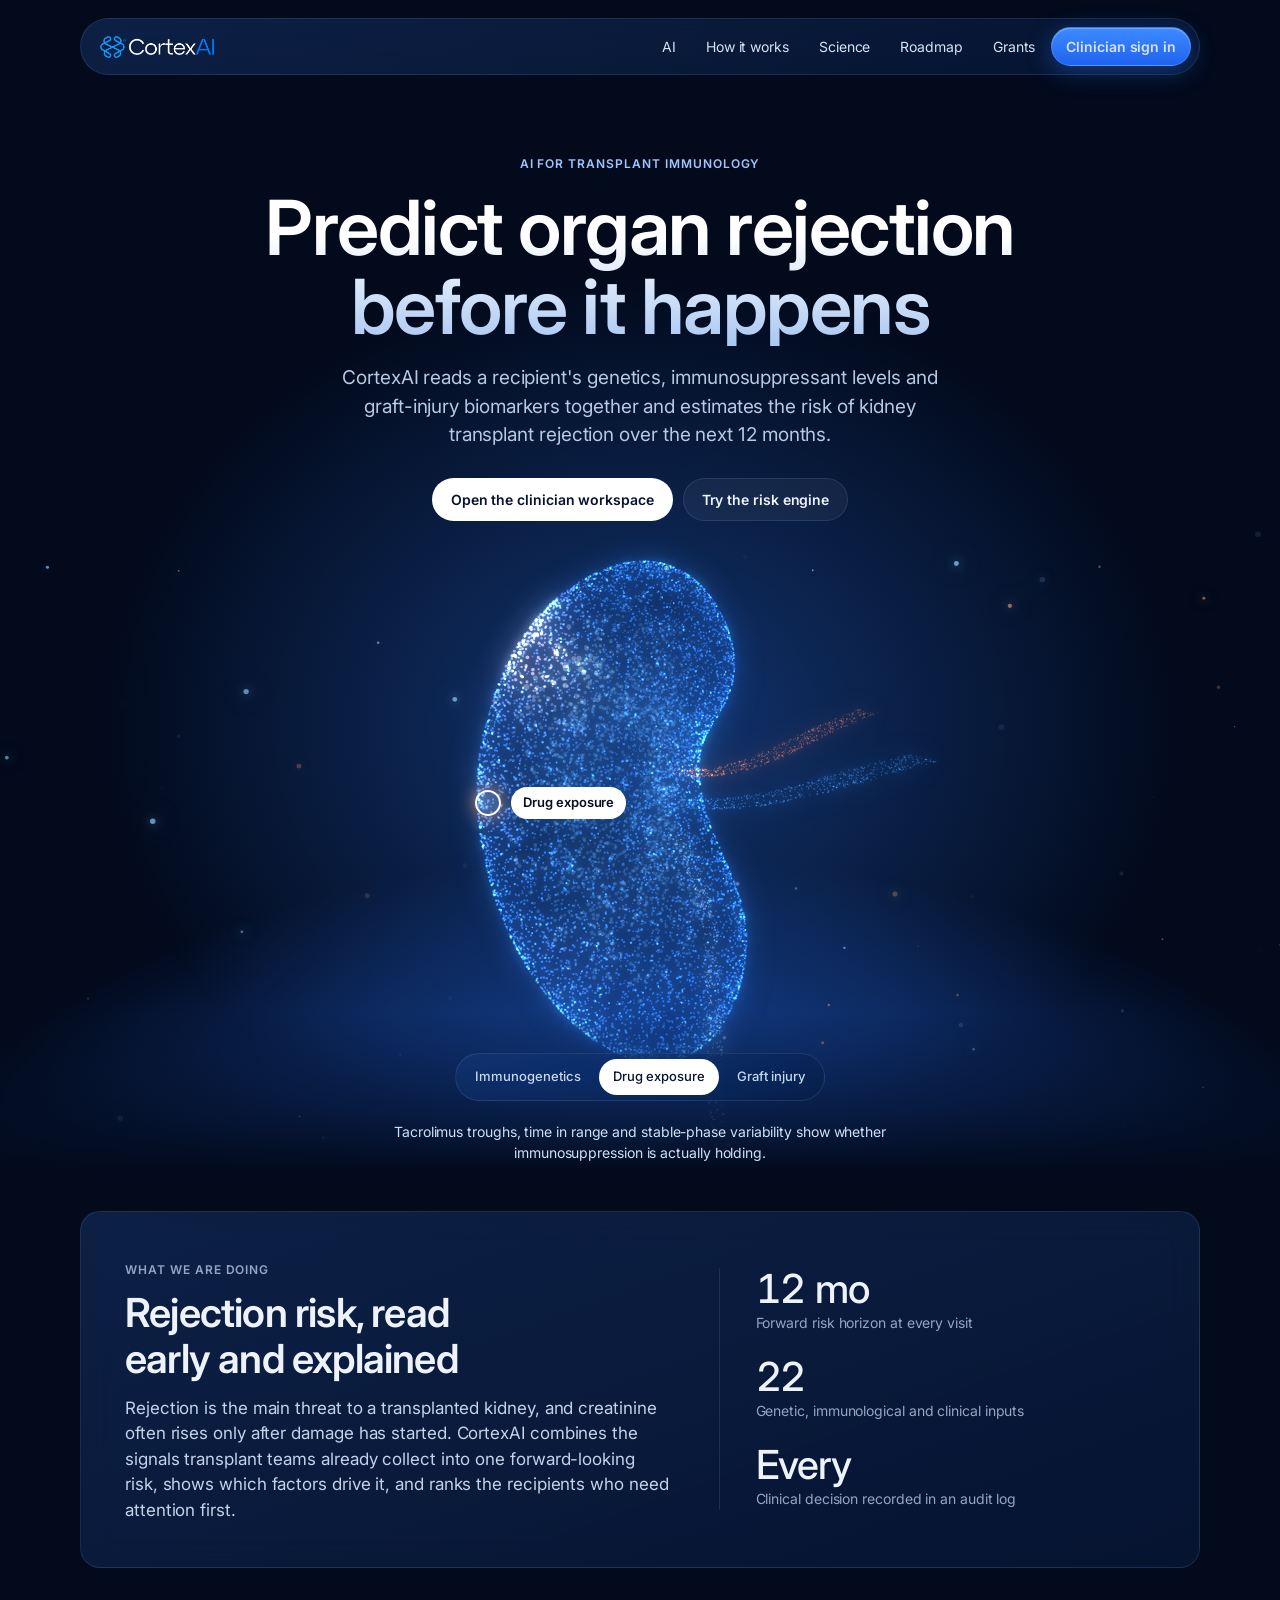
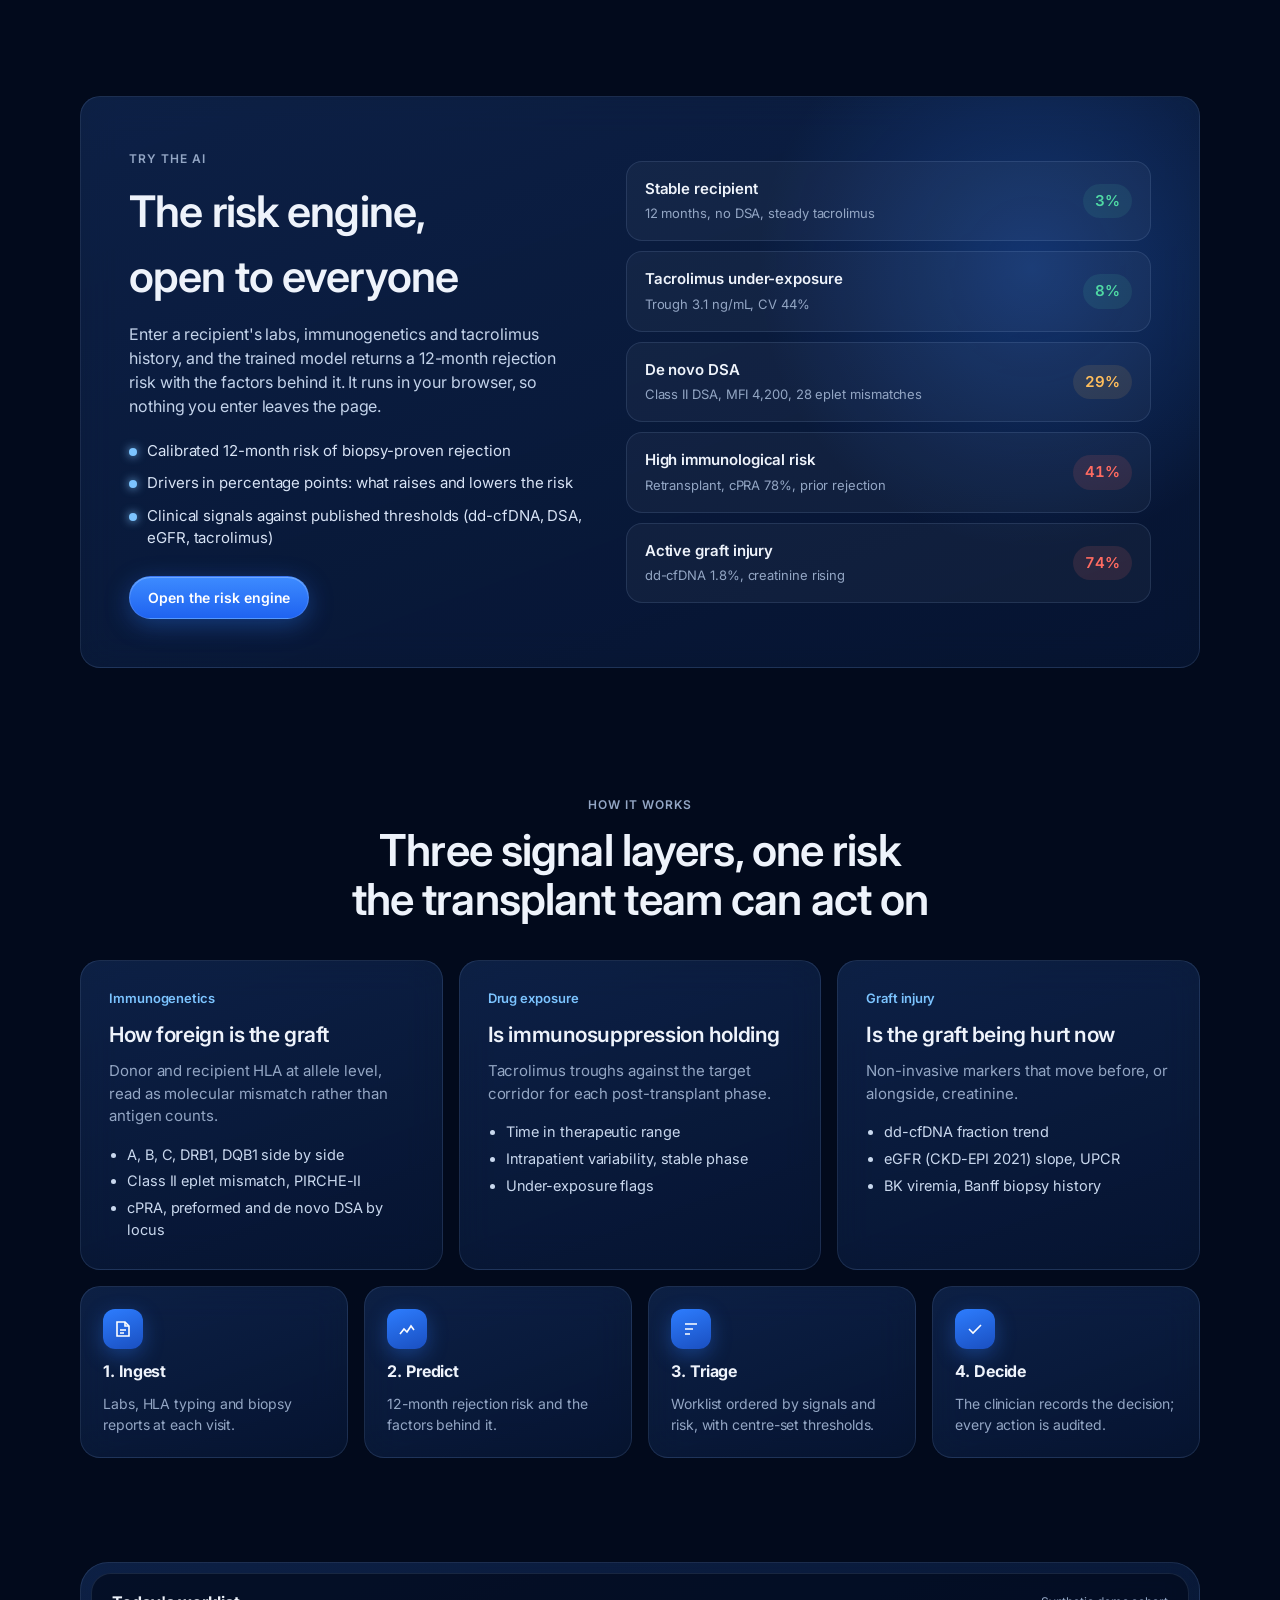
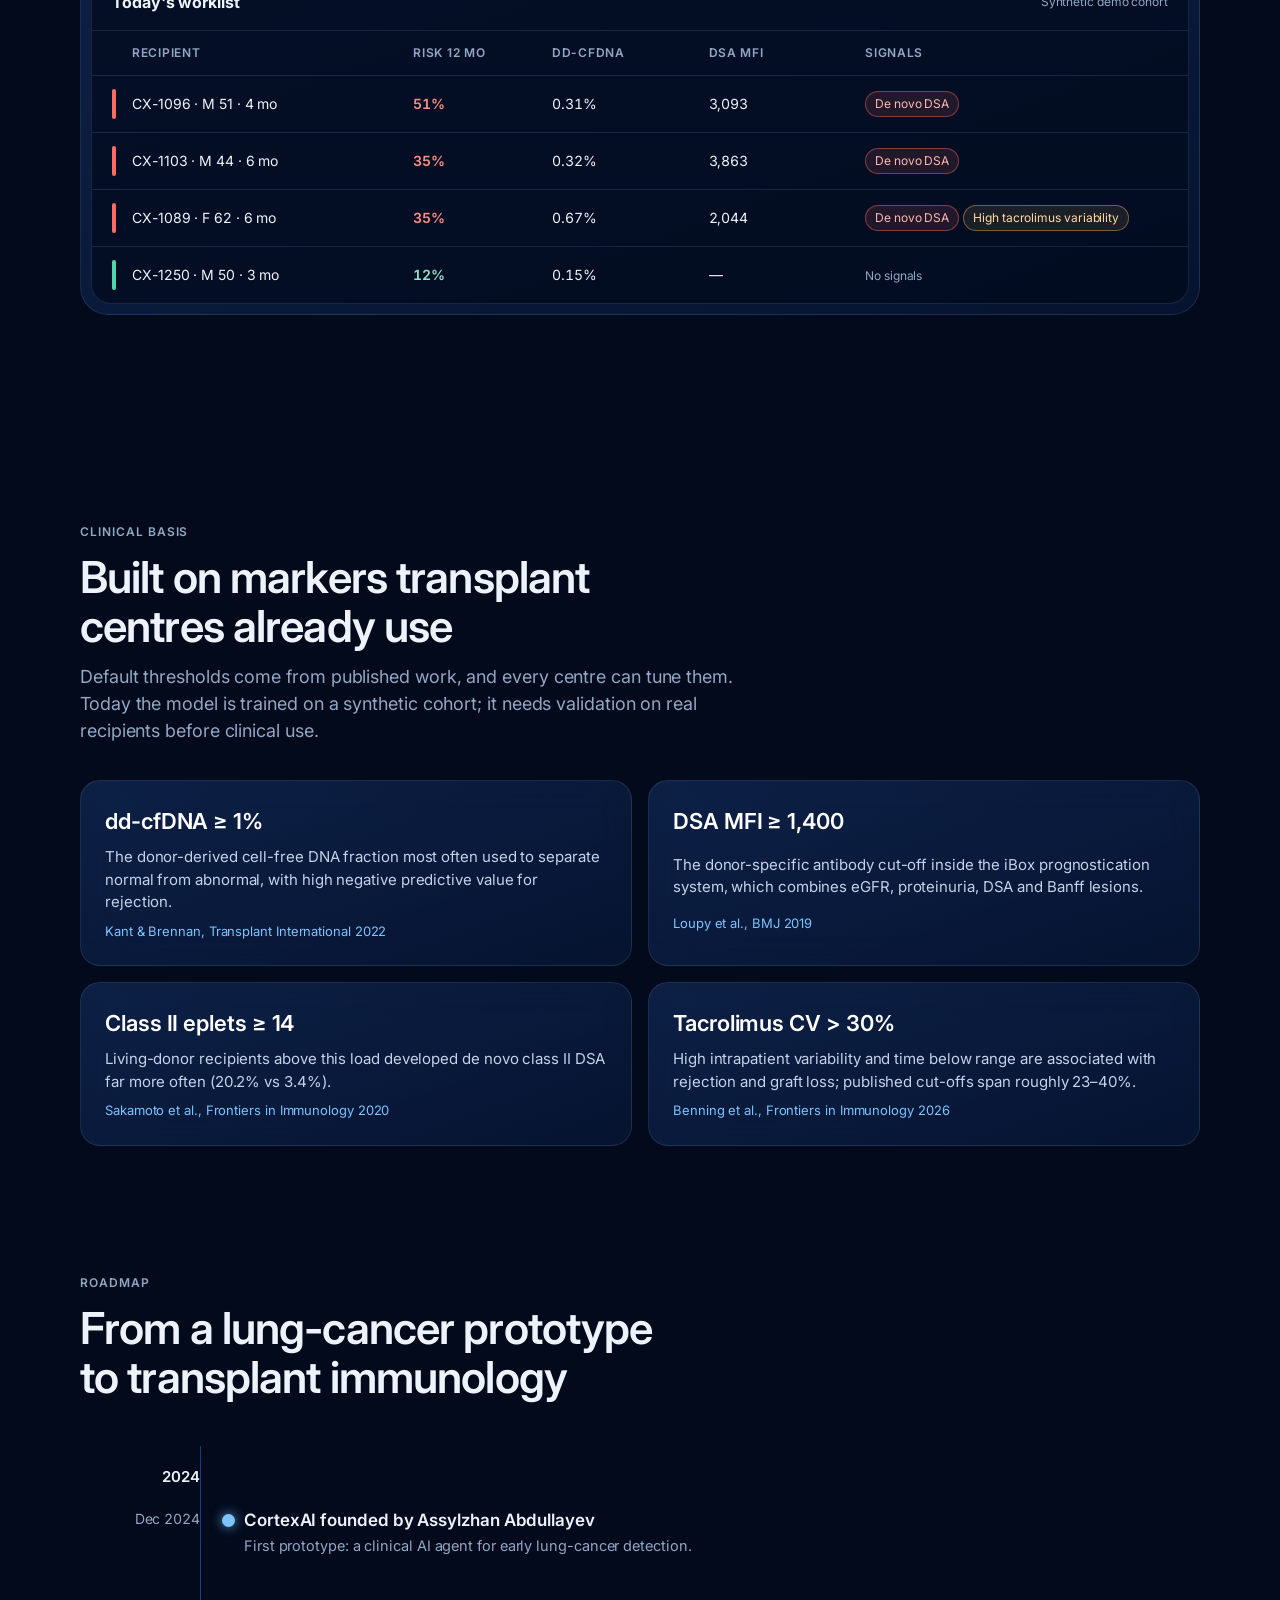
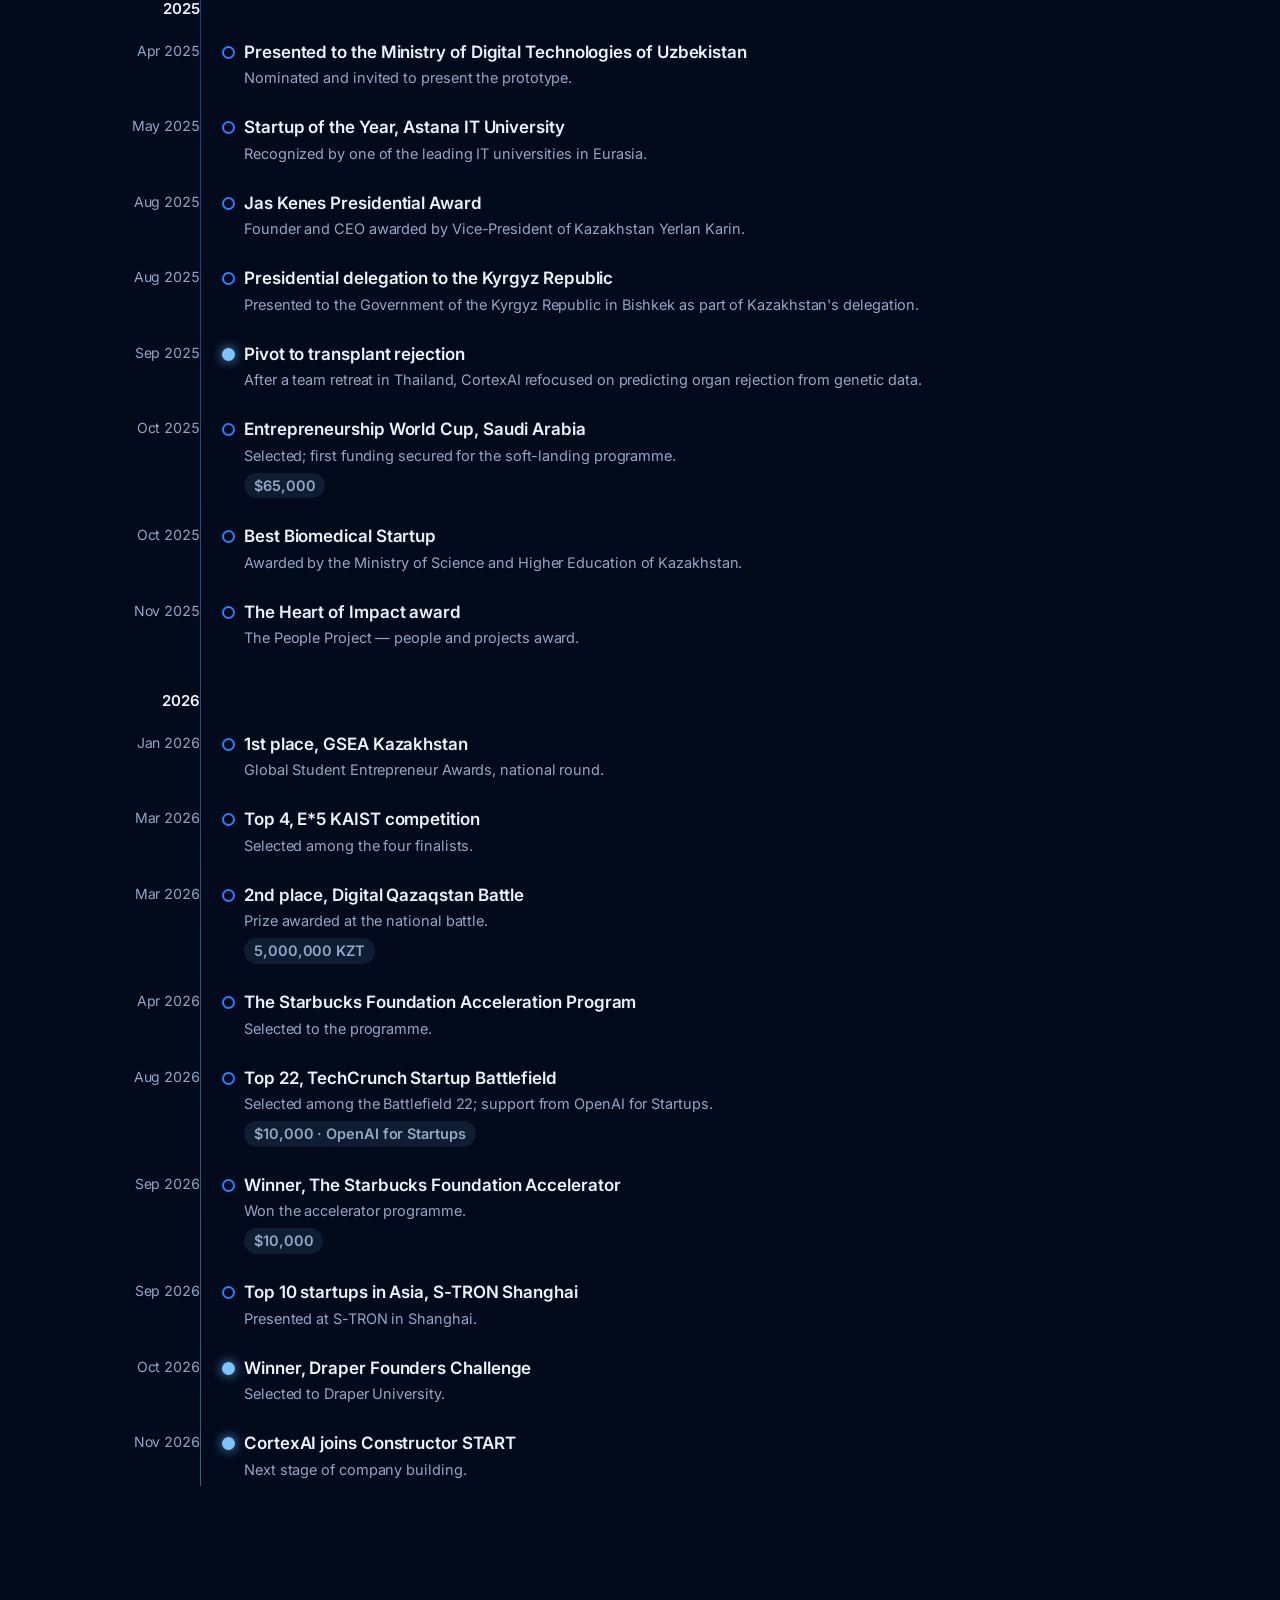
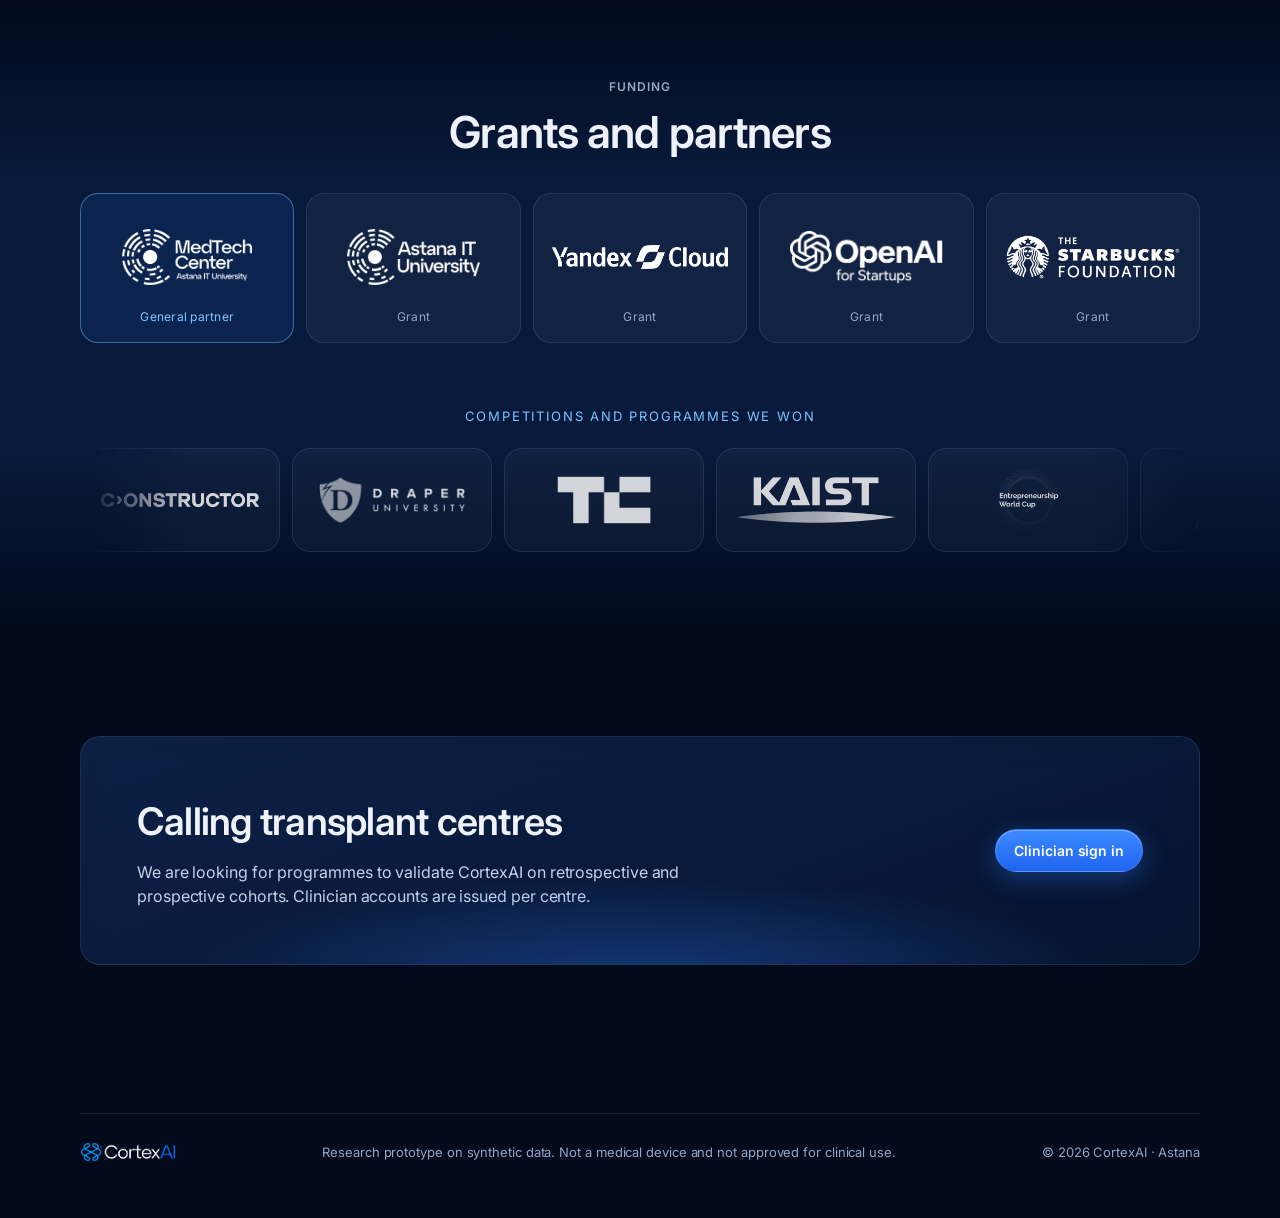
<file: web/index.html>
<!DOCTYPE html>
<html lang="en">
<head>
<meta charset="utf-8">
<meta name="viewport" content="width=device-width, initial-scale=1">
<title>CortexAI Organ Rejection Prediction</title>
<meta name="description" content="CortexAI is clinical AI that predicts kidney transplant rejection from immunogenetics, immunosuppressant exposure and graft-injury biomarkers.">
<link rel="preconnect" href="https://fonts.googleapis.com">
<link rel="preconnect" href="https://fonts.gstatic.com" crossorigin>
<link href="https://fonts.googleapis.com/css2?family=Inter:wght@300;400;500;600;700&display=swap" rel="stylesheet">
<link rel="stylesheet" href="assets/css/base.css">
<style>
  /* layout: centred hero over a glowing graft; then rounded glass sections on one deep-navy canvas */
  .wrap { width: min(1120px, calc(100% - 40px)); margin: 0 auto; }
  .nav { position: absolute; top: 18px; left: 0; right: 0; z-index: 10; }
  .nav .bar { display: flex; align-items: center; justify-content: space-between; gap: 16px; padding: 8px 8px 8px 18px; border-radius: 999px; }
  .nav img { height: 24px; display: block; }
  .nav .links { display: flex; gap: 2px; align-items: center; }
  .nav .links a { font-size: 14px; text-decoration: none; padding: 8px 14px; border-radius: 999px; color: #d7e3f5; }
  .nav .links a:hover { background: rgba(255,255,255,.06); }

  .hero { position: relative; overflow: hidden; padding: 150px 0 0; text-align: center; min-height: 820px;
    background: radial-gradient(60% 55% at 50% 62%, rgba(45,125,255,.38), transparent 70%), radial-gradient(90% 60% at 50% 115%, #3b8cff 0%, #123c8c 35%, transparent 70%), var(--ink); }
  .hero::after { content: ""; position: absolute; left: 0; right: 0; bottom: 0; height: 160px; background: linear-gradient(transparent, var(--ink)); pointer-events: none; }
  .hero .eyebrow { color: #9fc6ff; }
  .hero h1 { font-size: clamp(40px, 6.2vw, 76px); font-weight: 600; line-height: 1.04; margin: 14px auto 0; max-width: 900px;
    background: linear-gradient(180deg, #ffffff 30%, #a9c7f2); -webkit-background-clip: text; background-clip: text; color: transparent; }
  .hero .sub { color: #b8c9e3; font-size: clamp(16px, 1.6vw, 19px); max-width: 620px; margin: 18px auto 0; }
  .hero .ctas { display: flex; gap: 10px; justify-content: center; margin-top: 28px; flex-wrap: wrap; position: relative; z-index: 3; }
  .stage { position: relative; height: 640px; margin-top: 10px; }
  .stage canvas { position: absolute; inset: 0; width: 100%; height: 100%; }
  .hot { position: absolute; z-index: 3; display: flex; align-items: center; gap: 10px; transform: translate(-13px, -13px); pointer-events: none; }
  .hot .dot { width: 26px; height: 26px; border-radius: 50%; border: 2px solid #fff; background: rgba(255,255,255,.18); box-shadow: 0 0 18px rgba(255,154,92,.8); }
  .hot .lbl { background: #fff; color: #05101f; font-size: 13px; font-weight: 600; padding: 6px 12px; border-radius: 999px; white-space: nowrap; }
  .seg { position: absolute; z-index: 4; left: 50%; bottom: 70px; transform: translateX(-50%); display: flex; gap: 4px; padding: 5px; border-radius: 999px; }
  .seg button { border: 0; background: transparent; color: #c9d8ee; font-size: 13px; font-weight: 500; padding: 8px 14px; border-radius: 999px; cursor: pointer; white-space: nowrap; }
  .seg button[aria-pressed="true"] { background: #fff; color: #061230; }
  .layerNote { position: absolute; z-index: 4; left: 50%; bottom: 8px; margin: 0; transform: translateX(-50%); width: min(520px, 90%); font-size: 14px; color: #cfe0f8; }

  section { padding: 104px 0; }
  .sec-h { display: grid; gap: 12px; margin-bottom: 36px; max-width: 720px; }
  .sec-h.c { margin-left: auto; margin-right: auto; text-align: center; justify-items: center; }
  .sec-h h2 { font-size: clamp(30px, 3.6vw, 44px); font-weight: 600; line-height: 1.12; }
  .sec-h p { color: var(--muted); margin: 0; font-size: 18px; max-width: 62ch; }

  .what { display: grid; grid-template-columns: 1.25fr 1fr; gap: 48px; align-items: center; padding: 44px; }
  .what p { color: #c3d3ea; font-size: 17px; margin: 14px 0 0; max-width: 56ch; }
  .facts { display: grid; gap: 22px; border-left: 1px solid var(--line); padding-left: 36px; }
  .facts b { display: block; font-size: 40px; font-weight: 500; letter-spacing: -0.03em; line-height: 1.05; }
  .facts span { color: var(--muted); font-size: 14px; }

  .layersGrid { display: grid; grid-template-columns: repeat(3, 1fr); gap: 16px; }
  .layerCard { padding: 28px; display: grid; gap: 10px; align-content: start; }
  .layerCard .n { font-size: 13px; font-weight: 600; color: var(--sky); }
  .layerCard h3 { font-size: 21px; font-weight: 600; }
  .layerCard p { margin: 0; color: var(--muted); font-size: 15px; }
  .layerCard ul { margin: 6px 0 0; padding-left: 18px; color: #c9d8ee; font-size: 14.5px; display: grid; gap: 5px; }

  .steps { display: grid; grid-template-columns: repeat(4, 1fr); gap: 16px; margin-top: 16px; }
  .step { padding: 22px; display: grid; gap: 10px; align-content: start; }
  .step .ic { width: 40px; height: 40px; border-radius: 12px; display: grid; place-items: center; background: linear-gradient(160deg, #2d7dff, #1a4fc0); box-shadow: 0 6px 20px rgba(45,125,255,.35); }
  .step .ic svg { width: 20px; height: 20px; }
  .step b { font-size: 16px; } .step span { color: var(--muted); font-size: 14px; }

  .frame { padding: 10px; border-radius: 28px; }
  .preview { border-radius: 20px; overflow: hidden; background: rgba(2,10,28,.72); border: 1px solid var(--line); }
  .pv-top { display: flex; justify-content: space-between; align-items: center; padding: 16px 20px; border-bottom: 1px solid var(--line); }
  .pv-top b { font-size: 16px; }
  .pv-row { display: grid; grid-template-columns: 6px 1.5fr .7fr .8fr .8fr 1.7fr; gap: 14px; align-items: center; padding: 13px 20px; border-bottom: 1px solid var(--line); font-size: 14px; }
  .pv-row:last-child { border-bottom: 0; }
  .pv-row.head { color: var(--muted); font-size: 12px; font-weight: 600; text-transform: uppercase; letter-spacing: .06em; }
  .stripe { width: 4px; height: 30px; border-radius: 3px; }
  .chip { display: inline-block; font-style: normal; font-size: 12px; padding: 3px 9px; border-radius: 999px; margin: 2px 4px 2px 0; border: 1px solid; }
  .chip.hi { color: #ffb7b0; border-color: rgba(255,107,97,.45); background: rgba(255,107,97,.12); }
  .chip.md { color: #ffdba3; border-color: rgba(255,190,92,.4); background: rgba(255,190,92,.1); }
  .risk { font-weight: 600; }

  .refs { display: grid; grid-template-columns: repeat(2, 1fr); gap: 16px; }
  .ref { padding: 24px; display: grid; gap: 8px; }
  .ref .k { font-size: 22px; font-weight: 600; color: #fff; }
  .ref p { margin: 0; color: #c3d3ea; font-size: 15px; }
  .ref a { font-size: 13px; color: var(--sky); text-decoration: none; } .ref a:hover { text-decoration: underline; }

  .timeline { position: relative; display: grid; }
  .timeline::before { content: ""; position: absolute; left: 120px; top: 8px; bottom: 8px; width: 1px; background: linear-gradient(var(--blue), var(--sky)); opacity: .45; }
  .tl { display: grid; grid-template-columns: 120px 1fr; gap: 30px; padding: 13px 0; }
  .tl .d { font-size: 14px; color: var(--muted); text-align: right; position: relative; font-variant-numeric: tabular-nums; }
  .tl .d::after { content: ""; position: absolute; right: -35px; top: 6px; width: 9px; height: 9px; border-radius: 50%; background: var(--ink); border: 2px solid var(--blue); }
  .tl.key .d::after { background: var(--sky); border-color: var(--sky); box-shadow: 0 0 12px rgba(124,196,255,.8); }
  .tl .c { padding-left: 14px; } .tl .c b { font-size: 17px; font-weight: 600; display: block; } .tl .c span { color: var(--muted); font-size: 14.5px; }
  .tl .tag { display: block; width: max-content; margin-top: 6px; font-size: 12.5px; font-weight: 600; color: var(--sky); padding: 2px 10px; border-radius: 999px; background: rgba(124,196,255,.1); }
  .yr { font-size: 15px; font-weight: 600; padding: 28px 0 6px; display: grid; grid-template-columns: 120px 1fr; gap: 30px; } .yr span:first-child { text-align: right; }

  .partners { padding: 80px 0; background: linear-gradient(180deg, transparent, rgba(45,125,255,.14) 30%, rgba(45,125,255,.14) 70%, transparent); }
  .grants { display: grid; grid-template-columns: repeat(5, 1fr); gap: 12px; margin-bottom: 64px; }
  .grants figure { min-width: 0; margin: 0; display: grid; grid-template-rows: 1fr auto; place-items: center; gap: 10px; height: 150px; padding: 22px 18px 16px; border-radius: 18px; background: rgba(255,255,255,.04); border: 1px solid var(--line); }
  .grants figure.gp { border-color: rgba(124,196,255,.45); background: rgba(45,125,255,.10); }
  .grants img { max-height: 56px; max-width: 100%; object-fit: contain; }
  .grants figcaption { font-size: 12px; color: var(--muted); letter-spacing: .02em; }
  .grants figure.gp figcaption { color: var(--sky); }
  .marquee { position: relative; overflow: hidden; -webkit-mask-image: linear-gradient(90deg, transparent, #000 10%, #000 90%, transparent); mask-image: linear-gradient(90deg, transparent, #000 10%, #000 90%, transparent); }
  .marquee .track { display: flex; gap: 12px; width: max-content; animation: cx-marquee 42s linear infinite; }
  .marquee:hover .track { animation-play-state: paused; }
  .marquee figure { flex: 0 0 auto; margin: 0; display: grid; place-items: center; width: 200px; height: 104px; padding: 18px; border-radius: 18px; background: rgba(255,255,255,.03); border: 1px solid var(--line); }
  .marquee img { max-height: 48px; max-width: 100%; object-fit: contain; opacity: .82; transition: opacity .2s; } .marquee figure:hover img { opacity: 1; } .marquee figure.tall img { max-height: 64px; }
  .sub-h { text-align: center; margin: 0 0 22px; font-size: 13px; letter-spacing: .14em; text-transform: uppercase; color: var(--sky); }
  @keyframes cx-marquee { from { transform: translateX(0); } to { transform: translateX(-50%); } }
  @media (prefers-reduced-motion: reduce) { .marquee .track { animation: none; flex-wrap: wrap; width: auto; justify-content: center; } }

  .ai-block { padding: 48px; display: grid; grid-template-columns: 1fr 1.15fr; gap: 40px; align-items: center; position: relative; overflow: hidden; }
  .ai-block::before { content: ""; position: absolute; inset: -40% -20% auto auto; width: 70%; height: 140%; background: radial-gradient(50% 50% at 50% 50%, rgba(45,125,255,.28), transparent 70%); pointer-events: none; }
  .ai-block h2 { font-size: clamp(28px, 3.4vw, 44px); font-weight: 600; letter-spacing: -.02em; margin: 10px 0 12px; }
  .ai-block p { color: #c3d3ea; margin: 0 0 22px; max-width: 48ch; }
  .ai-block ul { list-style: none; padding: 0; margin: 0 0 26px; display: grid; gap: 10px; }
  .ai-block li { display: flex; gap: 10px; color: #d7e3f5; font-size: 15px; } .ai-block li::before { content: ""; flex: 0 0 8px; height: 8px; margin-top: 8px; border-radius: 50%; background: var(--sky); box-shadow: 0 0 10px var(--sky); }
  .scen { display: grid; gap: 10px; position: relative; }
  .scen a { display: grid; grid-template-columns: 1fr auto; align-items: center; gap: 12px; padding: 16px 18px; border-radius: 16px; background: rgba(255,255,255,.04); border: 1px solid var(--line); text-decoration: none; color: inherit; transition: background .2s, border-color .2s, transform .2s; }
  .scen a:hover { background: rgba(45,125,255,.12); border-color: rgba(124,196,255,.4); transform: translateX(4px); }
  .scen b { display: block; font-weight: 600; font-size: 15px; } .scen small { color: var(--muted); font-size: 13px; }
  .scen .pct { font-variant-numeric: tabular-nums; font-weight: 600; font-size: 15px; padding: 6px 12px; border-radius: 999px; }
  .pct.ok { color: var(--ok); background: rgba(79,216,164,.1); } .pct.warn { color: var(--warn); background: rgba(255,190,92,.1); } .pct.crit { color: var(--crit); background: rgba(255,107,97,.12); }
  @media (max-width: 860px) { .ai-block { grid-template-columns: 1fr; padding: 28px 22px; gap: 26px; } }
  .cta { padding: 56px; display: grid; grid-template-columns: 1.3fr auto; gap: 32px; align-items: center; overflow: hidden; position: relative; }
  .cta::before { content: ""; position: absolute; inset: auto -10% -80% -10%; height: 140%; background: radial-gradient(50% 50% at 50% 50%, rgba(45,125,255,.35), transparent 70%); pointer-events: none; }
  .cta h2 { font-size: clamp(26px, 3vw, 38px); font-weight: 600; } .cta p { color: #c3d3ea; margin: 10px 0 0; max-width: 56ch; }
  footer { padding: 44px 0 56px; color: var(--muted); font-size: 13px; }
  footer .wrap { display: flex; justify-content: space-between; gap: 20px; flex-wrap: wrap; align-items: center; border-top: 1px solid var(--line); padding-top: 28px; }
  footer img { height: 20px; }

  @media (max-width: 960px) {
    .nav .links a:not(.btn):not(.keep) { display: none; } .nav .links a.keep { padding: 8px 10px; }
    .what { grid-template-columns: 1fr; padding: 28px; } .facts { border-left: 0; padding-left: 0; grid-template-columns: repeat(3, 1fr); }
    .layersGrid, .refs { grid-template-columns: 1fr; } .steps { grid-template-columns: 1fr 1fr; }
    .grants { grid-template-columns: repeat(2, 1fr); } .grants figure.gp { grid-column: 1 / -1; }
    .pv-row { grid-template-columns: 6px 1.5fr .7fr 1.6fr; } .pv-row > :nth-child(4), .pv-row > :nth-child(5) { display: none; }
    .cta { grid-template-columns: 1fr; padding: 32px; }
  }
  @media (max-width: 600px) {
    .hero { padding-top: 120px; min-height: 0; } .stage { height: 420px; } .seg button { padding: 7px 10px; font-size: 12px; } .layerNote { display: none; }
    .facts { grid-template-columns: 1fr; } .facts b { font-size: 32px; } .steps { grid-template-columns: 1fr; }
    .timeline::before { left: 76px; } .tl, .yr { grid-template-columns: 76px 1fr; gap: 22px; } .tl .d::after { right: -27px; }
    .grants { grid-template-columns: repeat(2, 1fr); } .grants figure.gp { grid-column: 1 / -1; } .marquee figure { width: 160px; } section { padding: 72px 0; }
  }
</style>
</head>
<body>
<header class="nav">
  <div class="wrap">
    <div class="bar glass">
      <a href="index.html" aria-label="CortexAI home"><img src="assets/logos/cortexai.png" alt="CortexAI"></a>
      <nav class="links" aria-label="Main">
        <a class="keep" href="ai.html">AI</a>
        <a href="#how">How it works</a>
        <a href="#science">Science</a>
        <a href="#roadmap">Roadmap</a>
        <a href="#partners">Grants</a>
        <a class="btn btn-blue" href="login.html">Clinician sign in</a>
      </nav>
    </div>
  </div>
</header>

<div class="hero">
  <div class="wrap" style="position:relative;z-index:3">
    <span class="eyebrow">AI for transplant immunology</span>
    <h1>Predict organ rejection before it happens</h1>
    <p class="sub">CortexAI reads a recipient's genetics, immunosuppressant levels and graft-injury biomarkers together and estimates the risk of kidney transplant rejection over the next 12 months.</p>
    <div class="ctas"><a class="btn btn-light" href="login.html">Open the clinician workspace</a><a class="btn" href="ai.html">Try the risk engine</a></div>
  </div>
  <div class="stage">
    <canvas id="cv" aria-hidden="true"></canvas>
    <div class="hot" id="hot"><span class="dot"></span><span class="lbl" id="hotLbl">Immunogenetics</span></div>
    <p class="layerNote" id="layerText">HLA typing, class II eplet load and PIRCHE-II describe how foreign the graft looks to the recipient's immune system.</p>
    <div class="seg glass" role="group" aria-label="Signal layers">
      <button aria-pressed="true" data-l="0">Immunogenetics</button>
      <button aria-pressed="false" data-l="1">Drug exposure</button>
      <button aria-pressed="false" data-l="2">Graft injury</button>
    </div>
  </div>
</div>

<main>
  <section style="padding-top:40px">
    <div class="wrap">
      <div class="what glass">
        <div>
          <span class="eyebrow">What we are doing</span>
          <h2 style="font-size:clamp(28px,3.2vw,40px);font-weight:600;margin-top:10px;line-height:1.15">Rejection risk, read early and explained</h2>
          <p>Rejection is the main threat to a transplanted kidney, and creatinine often rises only after damage has started. CortexAI combines the signals transplant teams already collect into one forward-looking risk, shows which factors drive it, and ranks the recipients who need attention first.</p>
        </div>
        <div class="facts">
          <div><b class="num">12 mo</b><span>Forward risk horizon at every visit</span></div>
          <div><b class="num">22</b><span>Genetic, immunological and clinical inputs</span></div>
          <div><b>Every</b><span>Clinical decision recorded in an audit log</span></div>
        </div>
      </div>
    </div>
  </section>

  <section id="ai" style="padding-top:24px">
    <div class="wrap">
      <div class="ai-block glass">
        <div style="position:relative">
          <span class="eyebrow">Try the AI</span>
          <h2>The risk engine, open to everyone</h2>
          <p>Enter a recipient's labs, immunogenetics and tacrolimus history, and the trained model returns a 12-month rejection risk with the factors behind it. It runs in your browser, so nothing you enter leaves the page.</p>
          <ul>
            <li>Calibrated 12-month risk of biopsy-proven rejection</li>
            <li>Drivers in percentage points: what raises and lowers the risk</li>
            <li>Clinical signals against published thresholds (dd-cfDNA, DSA, eGFR, tacrolimus)</li>
          </ul>
          <a class="btn btn-blue" href="ai.html">Open the risk engine</a>
        </div>
        <div class="scen" id="scen" aria-label="Example recipients"></div>
      </div>
    </div>
  </section>

  <section id="how" style="padding-top:24px">
    <div class="wrap">
      <div class="sec-h c">
        <span class="eyebrow">How it works</span>
        <h2>Three signal layers, one risk the transplant team can act on</h2>
      </div>
      <div class="layersGrid">
        <article class="layerCard glass"><span class="n">Immunogenetics</span><h3>How foreign is the graft</h3><p>Donor and recipient HLA at allele level, read as molecular mismatch rather than antigen counts.</p><ul><li>A, B, C, DRB1, DQB1 side by side</li><li>Class II eplet mismatch, PIRCHE-II</li><li>cPRA, preformed and de novo DSA by locus</li></ul></article>
        <article class="layerCard glass"><span class="n">Drug exposure</span><h3>Is immunosuppression holding</h3><p>Tacrolimus troughs against the target corridor for each post-transplant phase.</p><ul><li>Time in therapeutic range</li><li>Intrapatient variability, stable phase</li><li>Under-exposure flags</li></ul></article>
        <article class="layerCard glass"><span class="n">Graft injury</span><h3>Is the graft being hurt now</h3><p>Non-invasive markers that move before, or alongside, creatinine.</p><ul><li>dd-cfDNA fraction trend</li><li>eGFR (CKD-EPI 2021) slope, UPCR</li><li>BK viremia, Banff biopsy history</li></ul></article>
      </div>
      <div class="steps">
        <div class="step glass"><span class="ic"><svg viewBox="0 0 20 20" fill="none" stroke="#fff" stroke-width="1.6"><path d="M4 3h8l4 4v10H4z"/><path d="M12 3v4h4M7 11h6M7 14h4"/></svg></span><b>1. Ingest</b><span>Labs, HLA typing and biopsy reports at each visit.</span></div>
        <div class="step glass"><span class="ic"><svg viewBox="0 0 20 20" fill="none" stroke="#fff" stroke-width="1.6"><path d="M3 15l4-5 3 3 4-6 3 4"/></svg></span><b>2. Predict</b><span>12-month rejection risk and the factors behind it.</span></div>
        <div class="step glass"><span class="ic"><svg viewBox="0 0 20 20" fill="none" stroke="#fff" stroke-width="1.6"><path d="M4 5h12M4 10h8M4 15h5"/></svg></span><b>3. Triage</b><span>Worklist ordered by signals and risk, with centre-set thresholds.</span></div>
        <div class="step glass"><span class="ic"><svg viewBox="0 0 20 20" fill="none" stroke="#fff" stroke-width="1.6"><path d="M4 10l4 4 8-8"/></svg></span><b>4. Decide</b><span>The clinician records the decision; every action is audited.</span></div>
      </div>
    </div>
  </section>

  <section style="padding-top:0">
    <div class="wrap">
      <div class="frame glass" role="img" aria-label="Example worklist from the synthetic demo cohort">
        <div class="preview">
          <div class="pv-top"><b>Today's worklist</b><span class="disclaimer">Synthetic demo cohort</span></div>
          <div class="pv-row head"><span></span><span>Recipient</span><span>Risk 12 mo</span><span>dd-cfDNA</span><span>DSA MFI</span><span>Signals</span></div>
          <div id="pvRows"></div>
        </div>
      </div>
    </div>
  </section>

  <section id="science">
    <div class="wrap">
      <div class="sec-h">
        <span class="eyebrow">Clinical basis</span>
        <h2>Built on markers transplant centres already use</h2>
        <p>Default thresholds come from published work, and every centre can tune them. Today the model is trained on a synthetic cohort; it needs validation on real recipients before clinical use.</p>
      </div>
      <div class="refs">
        <article class="ref glass"><span class="k">dd-cfDNA ≥ 1%</span><p>The donor-derived cell-free DNA fraction most often used to separate normal from abnormal, with high negative predictive value for rejection.</p><a href="https://www.frontiersin.org/journals/transplant-international/articles/10.3389/ti.2022.10448/full">Kant &amp; Brennan, Transplant International 2022</a></article>
        <article class="ref glass"><span class="k">DSA MFI ≥ 1,400</span><p>The donor-specific antibody cut-off inside the iBox prognostication system, which combines eGFR, proteinuria, DSA and Banff lesions.</p><a href="https://doi.org/10.1136/bmj.l4923">Loupy et al., BMJ 2019</a></article>
        <article class="ref glass"><span class="k">Class II eplets ≥ 14</span><p>Living-donor recipients above this load developed de novo class II DSA far more often (20.2% vs 3.4%).</p><a href="https://www.frontiersin.org/journals/immunology/articles/10.3389/fimmu.2020.02000/full">Sakamoto et al., Frontiers in Immunology 2020</a></article>
        <article class="ref glass"><span class="k">Tacrolimus CV &gt; 30%</span><p>High intrapatient variability and time below range are associated with rejection and graft loss; published cut-offs span roughly 23–40%.</p><a href="https://www.frontiersin.org/journals/immunology/articles/10.3389/fimmu.2026.1739104/full">Benning et al., Frontiers in Immunology 2026</a></article>
      </div>
    </div>
  </section>

  <section id="roadmap" style="padding-top:24px">
    <div class="wrap">
      <div class="sec-h"><span class="eyebrow">Roadmap</span><h2>From a lung-cancer prototype to transplant immunology</h2></div>
      <div class="timeline" id="tl"></div>
    </div>
  </section>

  <section id="partners" class="partners">
    <div class="wrap">
      <div class="sec-h c"><span class="eyebrow">Funding</span><h2>Grants and partners</h2></div>
      <div class="grants" id="grants"></div>
      <p class="sub-h">Competitions and programmes we won</p>
      <div class="marquee"><div class="track" id="wins"></div></div>
    </div>
  </section>

  <section>
    <div class="wrap">
      <div class="cta glass">
        <div><h2>Calling transplant centres</h2><p>We are looking for programmes to validate CortexAI on retrospective and prospective cohorts. Clinician accounts are issued per centre.</p></div>
        <a class="btn btn-blue" href="login.html" style="position:relative">Clinician sign in</a>
      </div>
    </div>
  </section>
</main>
<footer>
  <div class="wrap">
    <img src="assets/logos/cortexai.png" alt="CortexAI">
    <span>Research prototype on synthetic data. Not a medical device and not approved for clinical use.</span>
    <span>© 2026 CortexAI · Astana</span>
  </div>
</footer>

<script src="assets/js/kidney.js"></script>
<script>
  const TEXT = [
    "HLA typing, class II eplet load and PIRCHE-II describe how foreign the graft looks to the recipient's immune system.",
    "Tacrolimus troughs, time in range and stable-phase variability show whether immunosuppression is actually holding.",
    "dd-cfDNA, DSA trajectory, eGFR slope and proteinuria show whether the graft is being injured right now.",
  ];
  const hot = document.getElementById("hot"), hotLbl = document.getElementById("hotLbl");
  const k = KidneyCloud(document.getElementById("cv"), { widthFrac: 0.2, cy: 0.4,
    onHotspot([x, y], label) { hot.style.left = x + "px"; hot.style.top = y + "px"; hotLbl.textContent = label; } });
  const btns = document.querySelectorAll(".seg button");
  btns.forEach(b => b.addEventListener("click", () => {
    btns.forEach(x => x.setAttribute("aria-pressed", x === b)); k.setLayer(+b.dataset.l);
    document.getElementById("layerText").textContent = TEXT[+b.dataset.l];
  }));
  let li = 0; const auto = setInterval(() => { li = (li + 1) % 3; btns[li].click(); }, 5000);
  document.querySelector(".seg").addEventListener("pointerdown", () => clearInterval(auto));

  // live preview rows from the demo cohort
  fetch("assets/demo-data.json").then(r => r.json()).then(d => {
    const rows = d.patients.map(({ patient: p, summary: s }) => ({ p, s, v: p.visits[p.visits.length - 1] }))
      .sort((a, b) => (b.s.alerts.filter(x => x.severity === "high").length - a.s.alerts.filter(x => x.severity === "high").length) || b.s.risk_12m - a.s.risk_12m);
    const pick = rows.slice(0, 3).concat(rows.filter(r => !r.s.alerts.length && r.s.band === "low").slice(0, 1));
    const col = b => ({ high: "#ff8f86", moderate: "#ffd08a", low: "#8fe6c3" })[b];
    document.getElementById("pvRows").innerHTML = pick.map(({ p, s, v }) => {
      const sev = s.alerts.some(a => a.severity === "high") ? "var(--crit)" : s.alerts.length ? "var(--warn)" : "var(--ok)";
      const chips = s.alerts.filter(a => a.code !== "risk_high").slice(0, 3).map(a => `<i class="chip ${a.severity === "high" ? "hi" : "md"}">${a.title}</i>`).join("") || '<span class="disclaimer">No signals</span>';
      return `<div class="pv-row"><span class="stripe" style="background:${sev}"></span><span>${p.id} · ${p.sex} ${p.age} · ${p.follow_up_months} mo</span><span class="risk num" style="color:${col(s.band)}">${Math.round(s.risk_12m * 100)}%</span><span class="num">${v.ddcfdna.toFixed(2)}%</span><span class="num">${v.dsa_mfi_max ? v.dsa_mfi_max.toLocaleString("en-US") : "—"}</span><span>${chips}</span></div>`;
    }).join("");
  }).catch(() => { document.getElementById("pvRows").innerHTML = '<div class="pv-row"><span></span><span class="disclaimer">Preview data unavailable.</span></div>'; });

  const ROADMAP = [
    ["2024", [["Dec 2024", "CortexAI founded by Assylzhan Abdullayev", "First prototype: a clinical AI agent for early lung-cancer detection.", 1]]],
    ["2025", [
      ["Apr 2025", "Presented to the Ministry of Digital Technologies of Uzbekistan", "Nominated and invited to present the prototype."],
      ["May 2025", "Startup of the Year, Astana IT University", "Recognized by one of the leading IT universities in Eurasia."],
      ["Aug 2025", "Jas Kenes Presidential Award", "Founder and CEO awarded by Vice-President of Kazakhstan Yerlan Karin."],
      ["Aug 2025", "Presidential delegation to the Kyrgyz Republic", "Presented to the Government of the Kyrgyz Republic in Bishkek as part of Kazakhstan's delegation."],
      ["Sep 2025", "Pivot to transplant rejection", "After a team retreat in Thailand, CortexAI refocused on predicting organ rejection from genetic data.", 1],
      ["Oct 2025", "Entrepreneurship World Cup, Saudi Arabia", "Selected; first funding secured for the soft-landing programme.", 0, "$65,000"],
      ["Oct 2025", "Best Biomedical Startup", "Awarded by the Ministry of Science and Higher Education of Kazakhstan."],
      ["Nov 2025", "The Heart of Impact award", "The People Project — people and projects award."],
    ]],
    ["2026", [
      ["Jan 2026", "1st place, GSEA Kazakhstan", "Global Student Entrepreneur Awards, national round."],
      ["Mar 2026", "Top 4, E*5 KAIST competition", "Selected among the four finalists."],
      ["Mar 2026", "2nd place, Digital Qazaqstan Battle", "Prize awarded at the national battle.", 0, "5,000,000 KZT"],
      ["Apr 2026", "The Starbucks Foundation Acceleration Program", "Selected to the programme."],
      ["Aug 2026", "Top 22, TechCrunch Startup Battlefield", "Selected among the Battlefield 22; support from OpenAI for Startups.", 0, "$10,000 · OpenAI for Startups"],
      ["Sep 2026", "Winner, The Starbucks Foundation Accelerator", "Won the accelerator programme.", 0, "$10,000"],
      ["Sep 2026", "Top 10 startups in Asia, S-TRON Shanghai", "Presented at S-TRON in Shanghai."],
      ["Oct 2026", "Winner, Draper Founders Challenge", "Selected to Draper University.", 1],
      ["Nov 2026", "CortexAI joins Constructor START", "Next stage of company building.", 1],
    ]],
  ];
  document.getElementById("tl").innerHTML = ROADMAP.map(([y, items]) => `<div class="yr"><span>${y}</span><span></span></div>` + items.map(([d, t, s, key, money]) =>
    `<div class="tl${key ? " key" : ""}"><div class="d">${d}</div><div class="c"><b>${t}</b><span>${s}</span>${money ? `<span class="tag">${money}</span>` : ""}</div></div>`).join("")).join("");

  // Example outputs of the current model (ml/model) for the presets on ai.html; the page itself recomputes live.
  const SCEN = [["stable", "Stable recipient", "12 months, no DSA, steady tacrolimus", 3], ["tac", "Tacrolimus under-exposure", "Trough 3.1 ng/mL, CV 44%", 8],
    ["dsa", "De novo DSA", "Class II DSA, MFI 4,200, 28 eplet mismatches", 29], ["highimm", "High immunological risk", "Retransplant, cPRA 78%, prior rejection", 41],
    ["injury", "Active graft injury", "dd-cfDNA 1.8%, creatinine rising", 74]];
  const band = r => r >= 30 ? "crit" : r >= 12 ? "warn" : "ok";
  document.getElementById("scen").innerHTML = SCEN.map(([k, t, d, r]) => `<a href="ai.html#preset=${k}"><span><b>${t}</b><small>${d}</small></span><span class="pct ${band(r)}">${r}%</span></a>`).join("");
  const GRANTS = [["medtech-aitu", "MedTech Center, Astana IT University", "General partner", 1], ["aitu", "Astana IT University", "Grant"],
    ["yandex-cloud", "Yandex Cloud", "Grant"], ["openai-startups", "OpenAI for Startups", "Grant"], ["starbucks-foundation", "The Starbucks Foundation", "Grant"]];
  document.getElementById("grants").innerHTML = GRANTS.map(([f, n, role, gp]) => `<figure class="${gp ? "gp" : ""}"><img src="assets/logos/${f}.png" alt="${n}" title="${n}"><figcaption>${role}</figcaption></figure>`).join("");
  const WINS = [["constructor", "Constructor"], ["draper", "Draper University"], ["techcrunch", "TechCrunch"], ["kaist", "KAIST"], ["ewc", "Entrepreneurship World Cup", 1],
    ["s-tron", "S-TRON", 1], ["domino", "Domino Ventures"], ["digital-qazaqstan", "Digital Qazaqstan"], ["jas-kenes", "Jas Kenes"],
    ["ministry-science-kz", "Ministry of Science and Higher Education of Kazakhstan", 1], ["kyrgyz-republic", "Government of the Kyrgyz Republic", 1], ["people-project", "The People Project"]];
  const fig = ([f, n, tall]) => `<figure class="${tall ? "tall" : ""}"><img src="assets/logos/${f}.png" alt="${n}" title="${n}"></figure>`;
  document.getElementById("wins").innerHTML = WINS.map(fig).join("") + WINS.map(fig).join("").replaceAll('alt="', 'aria-hidden="true" alt="');
</script>
</body>
</html>
</file>
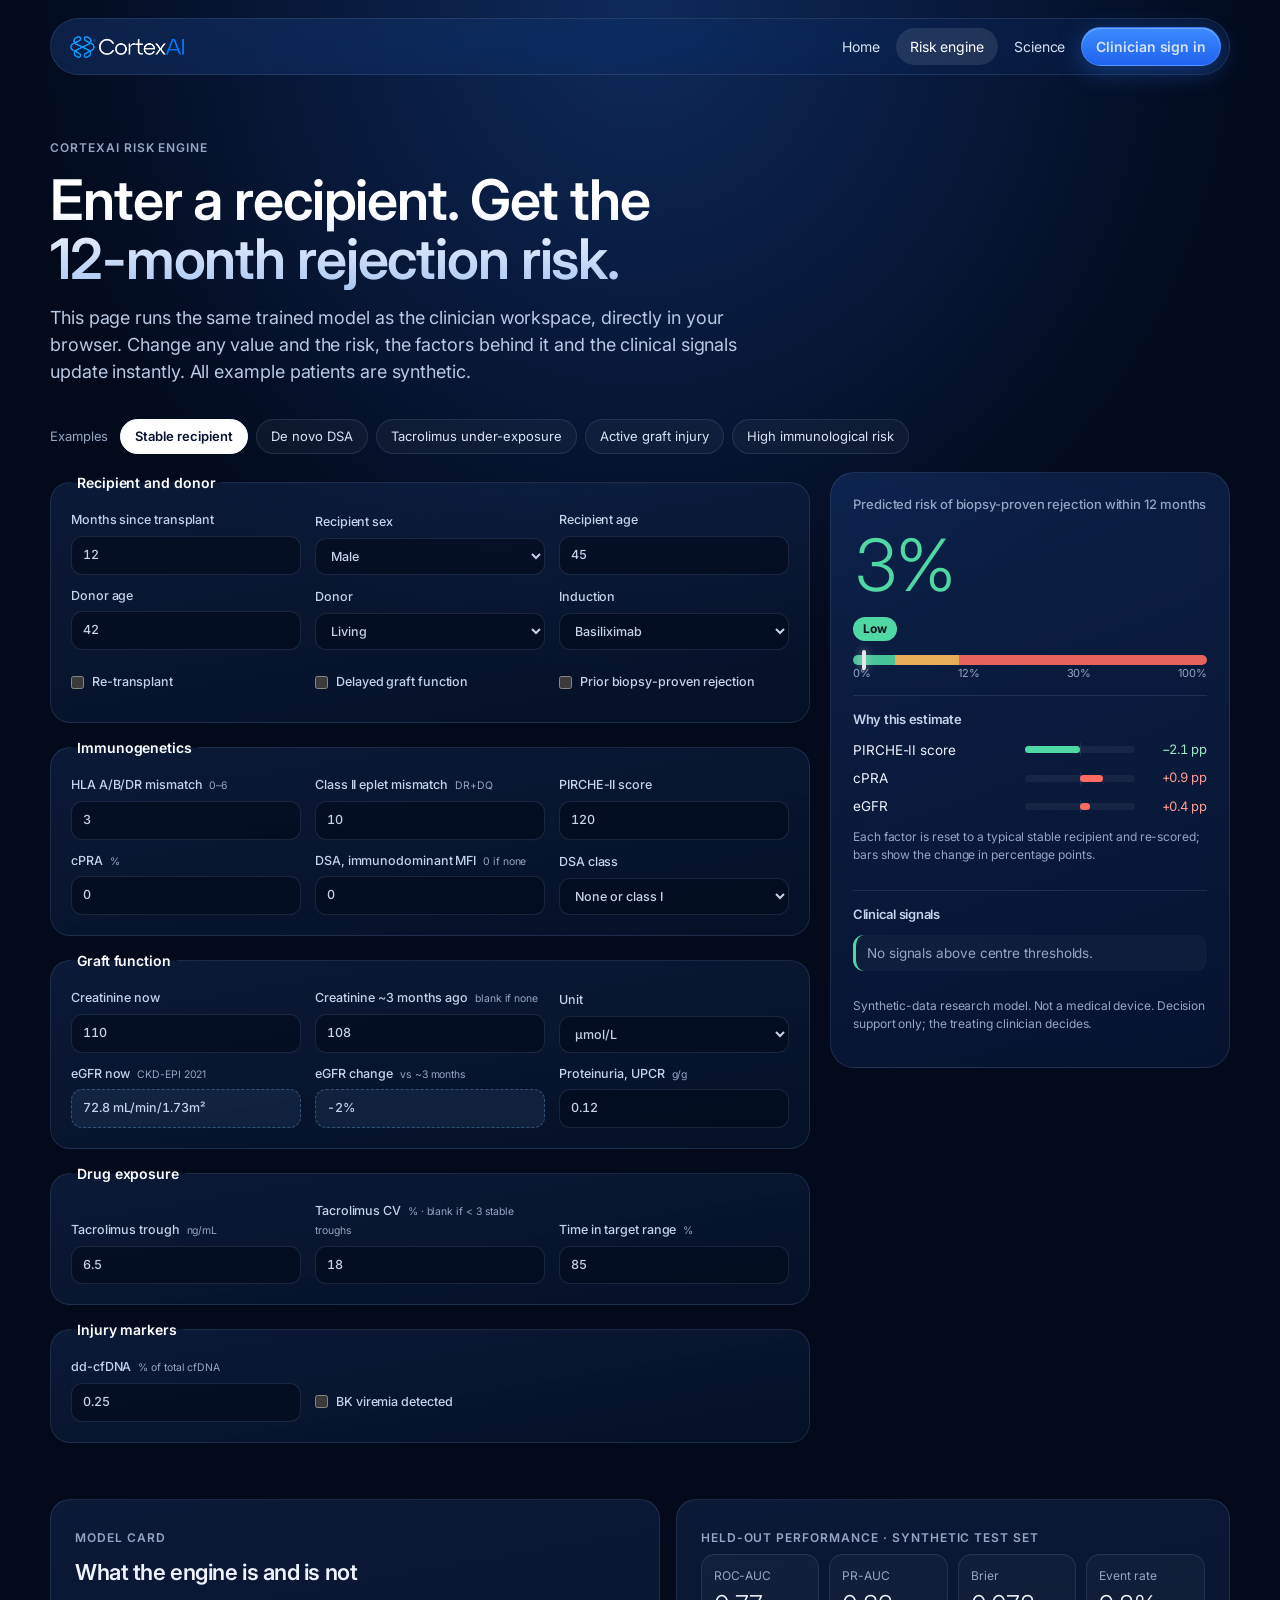
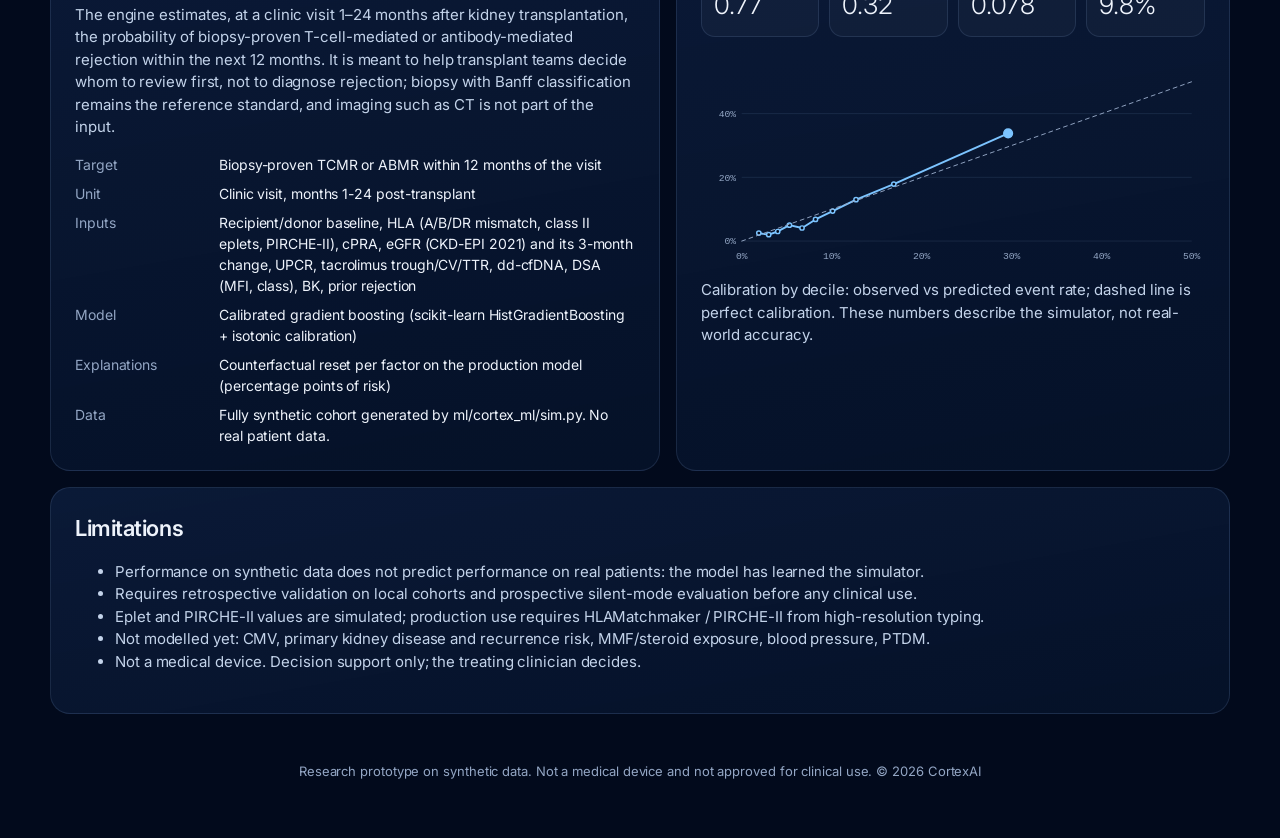
<file: web/ai.html>
<!DOCTYPE html>
<html lang="en">
<head>
<meta charset="utf-8">
<meta name="viewport" content="width=device-width, initial-scale=1">
<title>CortexAI Risk Engine</title>
<meta name="description" content="Try the CortexAI kidney transplant rejection-risk model: enter a recipient's data and get a 12-month risk with the factors behind it.">
<link rel="preconnect" href="https://fonts.googleapis.com">
<link rel="preconnect" href="https://fonts.gstatic.com" crossorigin>
<link href="https://fonts.googleapis.com/css2?family=Inter:wght@300;400;500;600;700&display=swap" rel="stylesheet">
<link rel="stylesheet" href="assets/css/base.css">
<style>
  /* layout: short intro, then a two-column calculator (inputs left, sticky result right), then the model card */
  .wrap { width: min(1180px, calc(100% - 40px)); margin: 0 auto; }
  .nav { padding-top: 18px; }
  .nav .bar { display: flex; align-items: center; justify-content: space-between; gap: 16px; padding: 8px 8px 8px 18px; border-radius: 999px; }
  .nav img { height: 24px; display: block; }
  .nav .links { display: flex; gap: 2px; align-items: center; }
  .nav .links a { font-size: 14px; text-decoration: none; padding: 8px 14px; border-radius: 999px; color: #d7e3f5; }
  .nav .links a.on { background: rgba(255,255,255,.1); color: #fff; }
  body { background: radial-gradient(70% 40% at 50% 0%, rgba(45,125,255,.28), transparent 70%), var(--ink); }
  .intro { padding: 64px 0 28px; display: grid; gap: 14px; max-width: 780px; }
  .intro h1 { font-size: clamp(34px, 4.6vw, 56px); font-weight: 600; line-height: 1.06;
    background: linear-gradient(180deg, #fff 30%, #a9c7f2); -webkit-background-clip: text; background-clip: text; color: transparent; }
  .intro p { color: #b8c9e3; font-size: 18px; margin: 0; max-width: 64ch; }
  .presets { display: flex; gap: 8px; flex-wrap: wrap; margin: 6px 0 18px; align-items: center; }
  .presets span { font-size: 13px; color: var(--muted); margin-right: 4px; }
  .presets button { border: 1px solid var(--line); background: rgba(255,255,255,.04); color: #d7e3f5; padding: 7px 14px; border-radius: 999px; font-size: 13px; cursor: pointer; }
  .presets button:hover { background: rgba(255,255,255,.09); }
  .presets button.on { background: #fff; color: #061230; border-color: #fff; font-weight: 600; }

  .calc { display: grid; grid-template-columns: 1fr 400px; gap: 20px; align-items: start; }
  .groups { display: grid; gap: 14px; }
  fieldset { margin: 0; padding: 18px 20px 20px; border: 1px solid var(--line); border-radius: var(--r); background: linear-gradient(170deg, rgba(24,52,100,.38), rgba(8,22,48,.6)); }
  legend { padding: 0 6px; font-size: 14px; font-weight: 600; color: #fff; }
  .fg { display: grid; grid-template-columns: repeat(3, minmax(0, 1fr)); gap: 12px 14px; align-items: end; }
  .fg label { display: block; font-size: 12.5px; color: #c3d3ea; font-weight: 500; }
  .fg label > input, .fg label > select, .fg label > .derived { display: block; margin-top: 6px; }
  .fg label small { color: var(--muted); font-weight: 400; margin-left: 4px; }
  .fg input, .fg select { background: rgba(2,10,28,.6); border: 1px solid var(--line); border-radius: 11px; padding: 9px 11px; outline: none; width: 100%; font-variant-numeric: tabular-nums; }
  .fg input:focus, .fg select:focus { border-color: var(--sky); }
  .fg .derived { padding: 9px 11px; border-radius: 11px; background: rgba(124,196,255,.08); border: 1px dashed rgba(124,196,255,.3); font-variant-numeric: tabular-nums; }
  .ck { display: flex !important; align-items: center; gap: 8px; min-height: 40px; }
  .ck input { width: auto !important; margin: 0 !important; display: inline-block !important; }

  .result { position: sticky; top: 16px; padding: 22px; border-radius: 24px; display: grid; gap: 14px; }
  .result .k { font-size: 13px; color: var(--muted); font-weight: 500; }
  .big { font-size: 72px; font-weight: 300; letter-spacing: -0.04em; line-height: 1; }
  .band { display: inline-block; font-size: 12px; font-weight: 700; padding: 3px 10px; border-radius: 999px; color: #04101f; }
  .meter { position: relative; height: 10px; border-radius: 5px; background: linear-gradient(90deg, var(--ok) 0 12%, var(--warn) 12% 30%, var(--crit) 30% 100%); opacity: .9; }
  .meter i { position: absolute; top: -5px; width: 4px; height: 20px; border-radius: 2px; background: #fff; box-shadow: 0 0 10px rgba(255,255,255,.7); transform: translateX(-2px); transition: left .25s; }
  .scale { display: flex; justify-content: space-between; font-size: 11px; color: var(--muted); }
  .sect { border-top: 1px solid var(--line); padding-top: 14px; }
  .sect h3 { font-size: 13px; font-weight: 600; color: #c3d3ea; margin-bottom: 10px; }
  .drv { list-style: none; padding: 0; margin: 0; display: grid; gap: 8px; }
  .drv li { display: grid; grid-template-columns: 1fr 110px 62px; gap: 10px; align-items: center; font-size: 13.5px; }
  .drv .bar { position: relative; height: 7px; border-radius: 4px; background: rgba(255,255,255,.06); }
  .drv .bar::after { content: ""; position: absolute; left: 50%; top: -3px; bottom: -3px; width: 1px; background: var(--line); }
  .drv .bar b { position: absolute; top: 0; bottom: 0; border-radius: 4px; }
  .drv .pp { text-align: right; font-variant-numeric: tabular-nums; font-size: 13px; } .up { color: #ff9d94; } .dn { color: #9fe9c8; }
  .sig { list-style: none; padding: 0; margin: 0; display: grid; gap: 6px; }
  .sig li { font-size: 13.5px; padding: 8px 11px; border-radius: 11px; border-left: 3px solid; background: rgba(255,255,255,.03); }
  .sig li.h { border-color: var(--crit); } .sig li.m { border-color: var(--warn); } .sig li.n { border-color: var(--ok); color: var(--muted); }

  section.card { margin: 56px 0 0; }
  .mgrid { display: grid; grid-template-columns: 1.1fr 1fr; gap: 16px; }
  .panel { padding: 24px; border-radius: var(--r); border: 1px solid var(--line); background: linear-gradient(170deg, rgba(24,52,100,.38), rgba(8,22,48,.6)); }
  .panel h2 { font-size: 22px; font-weight: 600; margin-bottom: 10px; }
  .panel p, .panel li { color: #c3d3ea; font-size: 15px; }
  .kv { display: grid; grid-template-columns: 130px 1fr; gap: 8px 14px; font-size: 14px; margin: 12px 0 0; } .kv dt { color: var(--muted); } .kv dd { margin: 0; }
  .mt { display: grid; grid-template-columns: repeat(4, 1fr); gap: 10px; margin: 6px 0 14px; }
  .mt div { padding: 12px; border-radius: 14px; background: rgba(255,255,255,.03); border: 1px solid var(--line); display: grid; }
  .mt span { font-size: 12px; color: var(--muted); } .mt b { font-size: 26px; font-weight: 300; }
  .cal { width: 100%; height: auto; }
  footer { padding: 48px 0 56px; color: var(--muted); font-size: 13px; text-align: center; }
  @media (max-width: 1000px) { .calc, .mgrid { grid-template-columns: 1fr; } .result { position: static; } }
  @media (max-width: 640px) { .fg { grid-template-columns: 1fr 1fr; } .nav .links a:not(.btn):not(.on) { display: none; } .mt { grid-template-columns: 1fr 1fr; } .big { font-size: 56px; } }
</style>
</head>
<body>
<header class="nav">
  <div class="wrap">
    <div class="bar glass">
      <a href="index.html" aria-label="CortexAI home"><img src="assets/logos/cortexai.png" alt="CortexAI"></a>
      <nav class="links" aria-label="Main">
        <a href="index.html">Home</a>
        <a class="on" href="ai.html" aria-current="page">Risk engine</a>
        <a href="index.html#science">Science</a>
        <a class="btn btn-blue" href="login.html">Clinician sign in</a>
      </nav>
    </div>
  </div>
</header>

<main class="wrap">
  <div class="intro">
    <span class="eyebrow">CortexAI risk engine</span>
    <h1>Enter a recipient. Get the 12-month rejection risk.</h1>
    <p>This page runs the same trained model as the clinician workspace, directly in your browser. Change any value and the risk, the factors behind it and the clinical signals update instantly. All example patients are synthetic.</p>
  </div>

  <div class="presets" role="group" aria-label="Example recipients">
    <span>Examples</span>
    <button data-p="stable" class="on">Stable recipient</button>
    <button data-p="dsa">De novo DSA</button>
    <button data-p="tac">Tacrolimus under-exposure</button>
    <button data-p="injury">Active graft injury</button>
    <button data-p="highimm">High immunological risk</button>
  </div>

  <div class="calc">
    <form class="groups" id="f" novalidate>
      <fieldset><legend>Recipient and donor</legend><div class="fg">
        <label for="months_since_tx">Months since transplant<input id="months_since_tx" type="number" min="1" max="24" step="0.5"></label>
        <label for="sex">Recipient sex<select id="sex"><option value="M">Male</option><option value="F">Female</option></select></label>
        <label for="recipient_age">Recipient age<input id="recipient_age" type="number" min="18" max="90"></label>
        <label for="donor_age">Donor age<input id="donor_age" type="number" min="0" max="90"></label>
        <label for="donor_deceased">Donor<select id="donor_deceased"><option value="0">Living</option><option value="1">Deceased</option></select></label>
        <label for="induction_atg">Induction<select id="induction_atg"><option value="0">Basiliximab</option><option value="1">ATG</option></select></label>
        <label class="ck" for="retransplant"><input id="retransplant" type="checkbox"> Re-transplant</label>
        <label class="ck" for="dgf"><input id="dgf" type="checkbox"> Delayed graft function</label>
        <label class="ck" for="prior_rejection"><input id="prior_rejection" type="checkbox"> Prior biopsy-proven rejection</label>
      </div></fieldset>

      <fieldset><legend>Immunogenetics</legend><div class="fg">
        <label for="hla_mismatch">HLA A/B/DR mismatch <small>0–6</small><input id="hla_mismatch" type="number" min="0" max="6"></label>
        <label for="eplet_mm_class2">Class II eplet mismatch <small>DR+DQ</small><input id="eplet_mm_class2" type="number" min="0" max="80"></label>
        <label for="pirche_ii">PIRCHE-II score<input id="pirche_ii" type="number" min="0" max="1500"></label>
        <label for="cpra">cPRA <small>%</small><input id="cpra" type="number" min="0" max="100"></label>
        <label for="dsa_mfi_max">DSA, immunodominant MFI <small>0 if none</small><input id="dsa_mfi_max" type="number" min="0" max="40000" step="50"></label>
        <label for="dsa_class2">DSA class<select id="dsa_class2"><option value="0">None or class I</option><option value="1">Class II</option></select></label>
      </div></fieldset>

      <fieldset><legend>Graft function</legend><div class="fg">
        <label for="crea">Creatinine now<input id="crea" type="number" min="0" step="any"></label>
        <label for="crea_prev">Creatinine ~3 months ago <small>blank if none</small><input id="crea_prev" type="number" min="0" step="any"></label>
        <label for="unit">Unit<select id="unit"><option value="umol">µmol/L</option><option value="mg">mg/dL</option></select></label>
        <label>eGFR now <small>CKD-EPI 2021</small><span class="derived" id="egfr_out">—</span></label>
        <label>eGFR change <small>vs ~3 months</small><span class="derived" id="dchg_out">—</span></label>
        <label for="upcr">Proteinuria, UPCR <small>g/g</small><input id="upcr" type="number" min="0" step="0.01"></label>
      </div></fieldset>

      <fieldset><legend>Drug exposure</legend><div class="fg">
        <label for="tac_trough">Tacrolimus trough <small>ng/mL</small><input id="tac_trough" type="number" min="0" step="0.1"></label>
        <label for="tac_cv">Tacrolimus CV <small>% · blank if &lt; 3 stable troughs</small><input id="tac_cv" type="number" min="0" step="1"></label>
        <label for="tac_ttr">Time in target range <small>%</small><input id="tac_ttr" type="number" min="0" max="100" step="1"></label>
      </div></fieldset>

      <fieldset><legend>Injury markers</legend><div class="fg">
        <label for="ddcfdna">dd-cfDNA <small>% of total cfDNA</small><input id="ddcfdna" type="number" min="0" step="0.01"></label>
        <label class="ck" for="bk_viremia"><input id="bk_viremia" type="checkbox"> BK viremia detected</label>
      </div></fieldset>
    </form>

    <aside class="result glass" aria-live="polite">
      <span class="k">Predicted risk of biopsy-proven rejection within 12 months</span>
      <div><span class="big num" id="risk">—</span></div>
      <div><span class="band" id="band">—</span></div>
      <div><div class="meter"><i id="needle" style="left:0"></i></div><div class="scale"><span>0%</span><span>12%</span><span>30%</span><span>100%</span></div></div>
      <div class="sect"><h3>Why this estimate</h3><ul class="drv" id="drv"></ul>
        <p class="disclaimer">Each factor is reset to a typical stable recipient and re-scored; bars show the change in percentage points.</p></div>
      <div class="sect"><h3>Clinical signals</h3><ul class="sig" id="sig"></ul></div>
      <p class="disclaimer">Synthetic-data research model. Not a medical device. Decision support only; the treating clinician decides.</p>
    </aside>
  </div>

  <section class="card" id="model">
    <div class="mgrid">
      <div class="panel">
        <span class="eyebrow">Model card</span>
        <h2 style="margin-top:8px">What the engine is and is not</h2>
        <p>The engine estimates, at a clinic visit 1–24 months after kidney transplantation, the probability of biopsy-proven T-cell-mediated or antibody-mediated rejection within the next 12 months. It is meant to help transplant teams decide whom to review first, not to diagnose rejection; biopsy with Banff classification remains the reference standard, and imaging such as CT is not part of the input.</p>
        <dl class="kv" id="kv"></dl>
      </div>
      <div class="panel">
        <span class="eyebrow">Held-out performance · synthetic test set</span>
        <div class="mt" id="mt"></div>
        <div id="calWrap"></div>
        <p class="disclaimer">Calibration by decile: observed vs predicted event rate; dashed line is perfect calibration. These numbers describe the simulator, not real-world accuracy.</p>
      </div>
    </div>
    <div class="panel" style="margin-top:16px">
      <h2>Limitations</h2>
      <ul id="lims"></ul>
    </div>
  </section>
</main>
<footer>Research prototype on synthetic data. Not a medical device and not approved for clinical use. © 2026 CortexAI</footer>

<script src="assets/js/charts.js"></script>
<script src="assets/js/engine.js"></script>
<script>
  const $ = id => document.getElementById(id);
  const TH = { risk_high: 0.30, risk_moderate: 0.12, ddcfdna_pct: 1.0, dsa_mfi: 1400, tac_cv_pct: 30, egfr_drop_pct: 20, upcr_g_g: 0.5, eplet_class2: 14 };
  const PRESETS = {
    stable:  { months_since_tx: 12, sex: "M", recipient_age: 45, donor_age: 42, donor_deceased: 0, induction_atg: 0, retransplant: 0, dgf: 0, prior_rejection: 0, hla_mismatch: 3, eplet_mm_class2: 10, pirche_ii: 120, cpra: 0, dsa_mfi_max: 0, dsa_class2: 0, crea: 110, crea_prev: 108, upcr: 0.12, tac_trough: 6.5, tac_cv: 18, tac_ttr: 85, ddcfdna: 0.25, bk_viremia: 0 },
    dsa:     { months_since_tx: 9, sex: "F", recipient_age: 38, donor_age: 51, donor_deceased: 1, induction_atg: 0, retransplant: 0, dgf: 0, prior_rejection: 0, hla_mismatch: 5, eplet_mm_class2: 28, pirche_ii: 360, cpra: 12, dsa_mfi_max: 4200, dsa_class2: 1, crea: 118, crea_prev: 104, upcr: 0.35, tac_trough: 5.4, tac_cv: 26, tac_ttr: 67, ddcfdna: 0.62, bk_viremia: 0 },
    tac:     { months_since_tx: 7, sex: "M", recipient_age: 24, donor_age: 47, donor_deceased: 1, induction_atg: 0, retransplant: 0, dgf: 0, prior_rejection: 0, hla_mismatch: 4, eplet_mm_class2: 18, pirche_ii: 230, cpra: 5, dsa_mfi_max: 0, dsa_class2: 0, crea: 130, crea_prev: 118, upcr: 0.2, tac_trough: 3.1, tac_cv: 44, tac_ttr: 33, ddcfdna: 0.4, bk_viremia: 0 },
    injury:  { months_since_tx: 5, sex: "M", recipient_age: 52, donor_age: 58, donor_deceased: 1, induction_atg: 1, retransplant: 0, dgf: 1, prior_rejection: 0, hla_mismatch: 5, eplet_mm_class2: 31, pirche_ii: 410, cpra: 30, dsa_mfi_max: 6800, dsa_class2: 1, crea: 205, crea_prev: 140, upcr: 0.9, tac_trough: 5.2, tac_cv: 31, tac_ttr: 50, ddcfdna: 1.8, bk_viremia: 0 },
    highimm: { months_since_tx: 3, sex: "F", recipient_age: 33, donor_age: 49, donor_deceased: 1, induction_atg: 1, retransplant: 1, dgf: 0, prior_rejection: 1, hla_mismatch: 6, eplet_mm_class2: 38, pirche_ii: 520, cpra: 78, dsa_mfi_max: 2600, dsa_class2: 1, crea: 125, crea_prev: "", upcr: 0.3, tac_trough: 8.4, tac_cv: "", tac_ttr: 60, ddcfdna: 0.7, bk_viremia: 0 },
  };
  const CHECKS = ["retransplant", "dgf", "prior_rejection", "bk_viremia"];
  const IDS = Object.keys(PRESETS.stable);

  function setPreset(name) {
    const p = PRESETS[name];
    $("unit").value = "umol";
    IDS.forEach(k => { const el = $(k); if (CHECKS.includes(k)) el.checked = !!p[k]; else el.value = p[k]; });
    document.querySelectorAll(".presets button").forEach(b => b.classList.toggle("on", b.dataset.p === name));
    update();
  }
  const toMg = v => $("unit").value === "umol" ? v / 88.42 : v;
  const num = id => { const v = $(id).value; return v === "" ? null : +v; };

  function update() {
    const sex = $("sex").value, age = num("recipient_age") ?? 45;
    const cr = num("crea"), crp = num("crea_prev");
    const egfr = cr ? CortexEngine.ckdEpi2021(toMg(cr), age, sex) : null;
    const egfrPrev = crp ? CortexEngine.ckdEpi2021(toMg(crp), age, sex) : null;
    const chg = egfr && egfrPrev ? Math.max(-80, Math.min(80, (egfr - egfrPrev) / egfrPrev * 100)) : 0;
    $("egfr_out").textContent = egfr ? egfr.toFixed(1) + " mL/min/1.73m²" : "—";
    $("dchg_out").textContent = egfrPrev ? (chg > 0 ? "+" : "") + chg.toFixed(0) + "%" : "No earlier value";
    const o = {};
    IDS.forEach(k => { if (["sex", "crea", "crea_prev"].includes(k)) return; o[k] = CHECKS.includes(k) ? ($(k).checked ? 1 : 0) : num(k); });
    o.egfr = egfr ?? NaN; o.egfr_change_3m = chg;
    const m = o.months_since_tx ?? 12;
    const risk = CortexEngine.predict(o);
    const band = risk >= TH.risk_high ? ["High", "var(--crit)"] : risk >= TH.risk_moderate ? ["Moderate", "var(--warn)"] : ["Low", "var(--ok)"];
    $("risk").textContent = Math.round(risk * 100) + "%"; $("risk").style.color = band[1];
    $("band").textContent = band[0]; $("band").style.background = band[1];
    const pos = risk <= 0.12 ? risk / 0.12 * 12 : risk <= 0.30 ? 12 + (risk - 0.12) / 0.18 * 18 : 30 + (risk - 0.30) / 0.70 * 70;
    $("needle").style.left = Math.min(100, pos) + "%";

    const drv = CortexEngine.explain(o), mx = Math.max(2, ...drv.map(d => Math.abs(d.pp)));
    $("drv").innerHTML = drv.length ? drv.map(d => { const w = Math.abs(d.pp) / mx * 50, up = d.pp > 0;
      return `<li><span>${d.label}</span><span class="bar"><b style="${up ? `left:50%;width:${w}%;background:var(--crit)` : `right:50%;width:${w}%;background:var(--ok)`}"></b></span><span class="pp ${up ? "up" : "dn"}">${up ? "+" : "−"}${Math.abs(d.pp).toFixed(1)} pp</span></li>`; }).join("")
      : '<li><span class="disclaimer">No single factor moves the risk by more than 0.3 points.</span></li>';

    const s = [];
    if (risk >= TH.risk_high) s.push(["h", `High predicted risk (${Math.round(risk * 100)}%)`]);
    if (m >= 1 && o.ddcfdna >= TH.ddcfdna_pct) s.push(["h", `dd-cfDNA ${o.ddcfdna}% is above ${TH.ddcfdna_pct}%`]);
    if (o.dsa_mfi_max >= TH.dsa_mfi) s.push(["h", `DSA MFI ${o.dsa_mfi_max.toLocaleString("en-US")} at or above ${TH.dsa_mfi.toLocaleString("en-US")}`]);
    if (m >= 3 && chg <= -TH.egfr_drop_pct) s.push(["h", `eGFR ${chg.toFixed(0)}% vs ~3 months ago`]);
    const lo = m <= 3 ? 8 : 5;
    if (o.tac_trough != null && o.tac_trough < lo) s.push(["m", `Tacrolimus ${o.tac_trough} ng/mL below target (${lo}–${m <= 3 ? 12 : 8})`]);
    if (o.tac_cv != null && o.tac_cv > TH.tac_cv_pct) s.push(["m", `Tacrolimus CV ${o.tac_cv}% above ${TH.tac_cv_pct}%`]);
    if (o.upcr >= TH.upcr_g_g) s.push(["m", `Proteinuria ${o.upcr} g/g`]);
    if (o.bk_viremia) s.push(["m", "BK viremia detected"]);
    if (o.eplet_mm_class2 >= TH.eplet_class2) s.push(["m", `Class II eplet mismatch ${o.eplet_mm_class2} (≥ ${TH.eplet_class2}): higher de novo DSA risk`]);
    $("sig").innerHTML = s.length ? s.map(([c, t]) => `<li class="${c}">${t}</li>`).join("") : '<li class="n">No signals above centre thresholds.</li>';
  }

  CortexEngine.load().then(() => {
    document.querySelectorAll("#f input, #f select").forEach(el => el.addEventListener("input", () => {
      document.querySelectorAll(".presets button").forEach(b => b.classList.remove("on")); update(); }));
    $("unit").addEventListener("change", e => {
      ["crea", "crea_prev"].forEach(id => { const v = num(id); if (v != null) $(id).value = e.target.value === "mg" ? (v / 88.42).toFixed(2) : Math.round(v * 88.42); });
      update();
    });
    document.querySelectorAll(".presets button").forEach(b => b.onclick = () => setPreset(b.dataset.p));
    const want = (location.hash.match(/preset=(\w+)/) || [])[1];
    const pick = PRESETS[want] ? want : "stable";
    document.querySelectorAll(".presets button").forEach(b => b.classList.toggle("on", b.dataset.p === pick));
    setPreset(pick);
  }).catch(() => { $("risk").textContent = "—"; $("sig").innerHTML = '<li class="h">Could not load the model file.</li>'; });

  fetch("assets/demo-data.json").then(r => r.json()).then(({ model: m }) => {
    $("kv").innerHTML = [["Target", m.target], ["Unit", m.unit], ["Inputs", m.inputs], ["Model", m.model], ["Explanations", m.explainer], ["Data", m.data]]
      .map(([k, v]) => `<dt>${k}</dt><dd>${v}</dd>`).join("");
    const g = m.gbm;
    $("mt").innerHTML = [["ROC-AUC", g.roc_auc.toFixed(2)], ["PR-AUC", g.pr_auc.toFixed(2)], ["Brier", g.brier.toFixed(3)], ["Event rate", (m.event_rate * 100).toFixed(1) + "%"]]
      .map(([k, v]) => `<div><span>${k}</span><b>${v}</b></div>`).join("");
    const cal = g.calibration_deciles, mx = Math.max(50, ...cal.map(c => c.predicted * 100));
    $("calWrap").innerHTML = CXChart({ series: [{ color: "var(--sky)", points: cal.map(c => ({ x: c.predicted * 100, y: c.observed * 100, label: `pred ${(c.predicted * 100).toFixed(0)}% · obs ${(c.observed * 100).toFixed(0)}%` })) },
      { color: "var(--muted)", dashed: true, width: 1, noDots: true, points: [{ x: 0, y: 0 }, { x: mx, y: mx }] }], yUnit: "%", xMin: 0, yMin: 0, endLabel: false, height: 220, xFmt: t => t + "%", aria: "Calibration plot" });
    $("lims").innerHTML = m.limitations.map(l => `<li>${l}</li>`).join("");
  });
</script>
</body>
</html>
</file>
<file: web/assets/css/base.css>
/* CortexAI — one visual world: deep clinical navy, soft blue glow, glass surfaces, Apple-style type. */
[hidden] { display: none !important; }
:root {
  --ink: #020a1c;          /* page background */
  --navy: #071834;         /* raised surface */
  --navy-2: #0b2147;
  --line: rgba(150, 185, 235, 0.14);
  --text: #eef3fb;
  --muted: #93a6c4;
  --blue: #2d7dff;         /* primary action */
  --sky: #7cc4ff;          /* glow / data */
  --brand: #0d8ffd;        /* CortexAI logo blue */
  --ember: #ff9a5c;        /* risk heat */
  --crit: #ff6b61;
  --warn: #ffbe5c;
  --ok: #4fd8a4;
  --sans: -apple-system, BlinkMacSystemFont, "SF Pro Display", "SF Pro Text", "Inter", "Helvetica Neue", Arial, sans-serif;
  --mono: "SF Mono", ui-monospace, Menlo, "JetBrains Mono", monospace;
  --r: 20px;
  color-scheme: dark;
}
* { box-sizing: border-box; }
html, body { margin: 0; background: var(--ink); color: var(--text); font-family: var(--sans); }
body { -webkit-font-smoothing: antialiased; line-height: 1.5; letter-spacing: -0.005em; }
a { color: inherit; }
img { max-width: 100%; }
h1, h2, h3 { text-wrap: balance; margin: 0; letter-spacing: -0.02em; }
button, input, select, textarea { font: inherit; color: inherit; }
:focus-visible { outline: 2px solid var(--sky); outline-offset: 2px; }
.num { font-variant-numeric: tabular-nums; }
.mono { font-family: var(--mono); font-size: .92em; }

.btn {
  display: inline-flex; align-items: center; justify-content: center; gap: 8px; border: 1px solid var(--line);
  background: rgba(255,255,255,0.05); padding: 10px 18px; border-radius: 999px;
  cursor: pointer; text-decoration: none; font-weight: 600; font-size: 14px; transition: background .15s, border-color .15s, box-shadow .15s;
}
.btn:hover { background: rgba(255,255,255,0.09); border-color: rgba(170,200,240,0.3); }
.btn-blue { background: linear-gradient(180deg, #3d8bff, #1f63f0); color: #fff; border-color: rgba(255,255,255,.12);
  box-shadow: 0 6px 24px rgba(45,125,255,.35), inset 0 1px 0 rgba(255,255,255,.25); }
.btn-blue:hover { background: linear-gradient(180deg, #519aff, #2a6ff7); }
.btn-light { background: #fff; color: #061230; border-color: transparent; }
.btn-light:hover { background: #e9f1ff; }
.btn:disabled { opacity: .45; cursor: not-allowed; }

.glass {
  background: linear-gradient(160deg, rgba(30, 64, 120, 0.42), rgba(10, 28, 60, 0.55));
  border: 1px solid var(--line); border-radius: var(--r);
  backdrop-filter: blur(18px) saturate(140%); -webkit-backdrop-filter: blur(18px) saturate(140%);
}
.eyebrow { font-size: 12px; font-weight: 600; letter-spacing: .08em; text-transform: uppercase; color: var(--muted); }
.disclaimer { font-size: 12px; color: var(--muted); }

/* charts */
  .cx-chart { width: 100%; height: auto; display: block; overflow: visible; }
  .cx-grid { stroke: rgba(140,175,220,.12); stroke-width: 1; }
  .cx-ylab, .cx-xlab { fill: var(--muted); font-size: 10px; font-family: var(--mono); }
  .cx-th { stroke-dasharray: 5 4; stroke-width: 1.2; opacity: .9; } .cx-thlab { font-size: 10px; font-family: var(--mono); }
  .cx-band { fill: rgba(180,139,255,.12); } .cx-ev { stroke-width: 1; stroke-dasharray: 2 3; opacity: .7; }
  .cx-end { fill: var(--text); font-size: 11px; font-family: var(--mono); }

@media (prefers-reduced-motion: reduce) {
  *, *::before, *::after { animation: none !important; transition: none !important; }
}
</file>
